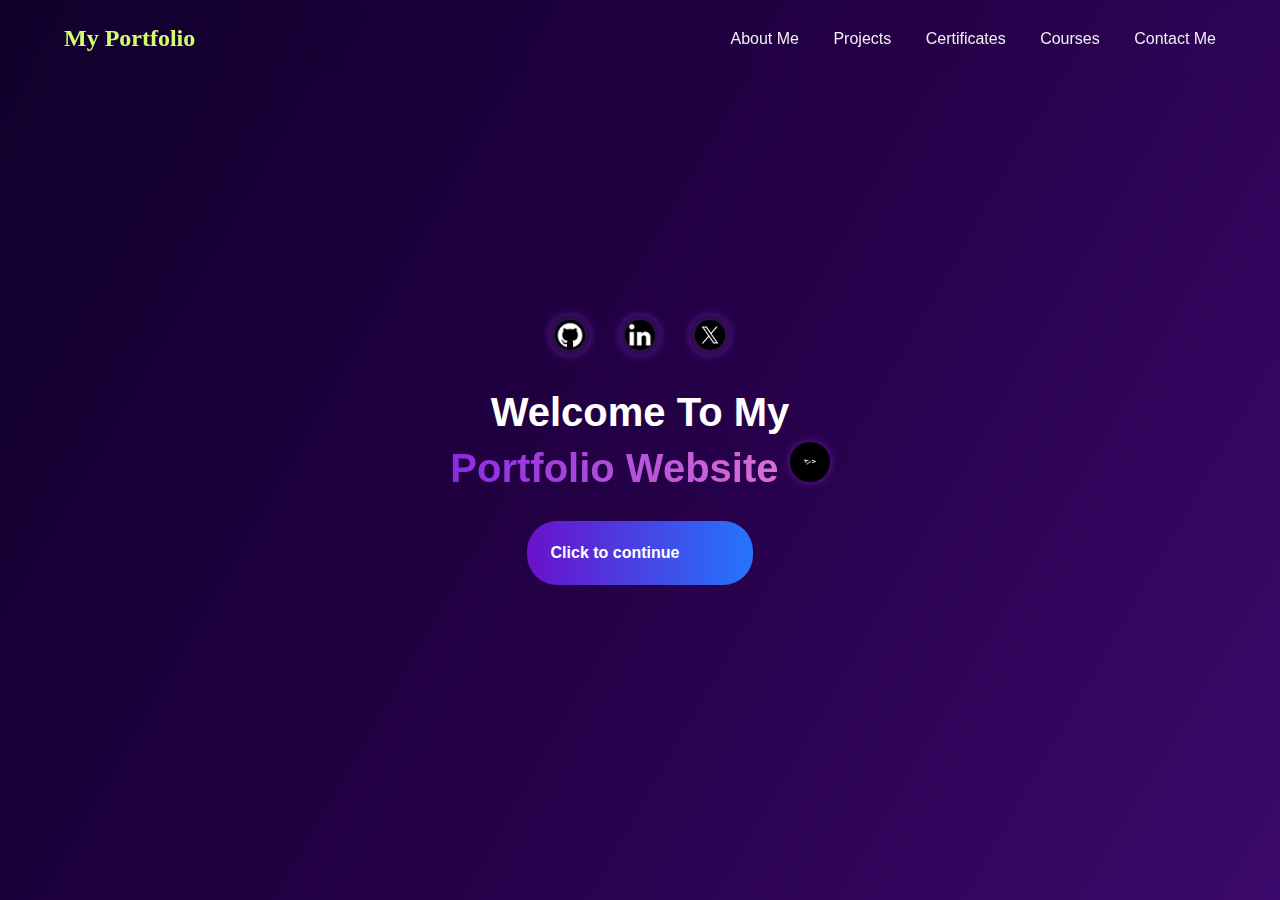
<file: index.html>
<!DOCTYPE html>
<html lang="en">
<head>
    <meta charset="UTF-8">
    <meta name="viewport" content="width=device-width, initial-scale=1.0">
    <title>Yamam's Portfolio</title>
    <link rel="stylesheet" href="./css/style.css">
    <link rel="preconnect" href="https://fonts.googleapis.com">
<link rel="preconnect" href="https://fonts.gstatic.com" crossorigin>
<link href="https://fonts.googleapis.com/css2?family=Lora:ital,wght@0,400..700;1,400..700&family=Noto+Serif+JP&display=swap" rel="stylesheet">
 <link rel="icon" type="image/png"  sizes = "32x32" href="./media/favicon.jpg">


 <style>
    /* Header */
    .header {
      display: flex;
      justify-content: space-between;
      align-items: center;
      padding: 20px 5%;
      /* background: rgba(30, 27, 38, 0.9); */
      position: fixed;
      width: 100%;
      top: 5px;
      z-index: 1000;
      backdrop-filter: blur(10px);
    }
    
    .logo {
      font-family: 'Fraunces', serif;
      font-size: 1.5rem;
      color: #d3fc72;
      text-decoration: none;
      font-weight: 700;
    }
    
    .navbar a {
      color: #f0f0f0;
      text-decoration: none;
      margin-left: 30px;
      font-size: 1rem;
      transition: color 0.3s;
      position: relative;
    }
    
    .navbar a::before {
      content: '';
      position: absolute;
      width: 0;
      height: 2px;
      bottom: -5px;
      left: 0;
      background-color: #d3fc72;
      transition: width 0.3s;
    }
    
    .navbar a:hover {
      color: #d3fc72;
    }
    
    .navbar a:hover::before {
      width: 100%;
    }
    
 </style>

</head>
<body>

    <header class="header">
            <a href="./index.html" class="logo">My Portfolio</a>
            <nav class='navbar'>
                <a href='./mainpage.html'>About Me</a>
                <a href='./projectsFinal.html#projects'>Projects</a>
                <a href='./projectsFinal.html#certificates'>Certificates</a>
                <a href='./projectsFinal.html#courses'>Courses</a>
                <a href='#'>Contact Me</a>

            </nav>

    </header>


    
  <div class="center-container">
    <div class="icons">
      <a href = "https://github.com/yma2929" target="_blank"><img src="./media/index/GitHub.jpg" alt="Code Icon"></a>
      <a href = "https://linkedin.com/in/yamam-alkhamesi-9b752a318" target="_blank"><img src="./media/index/linkedin.jpg" alt="User Icon"></a>
      <a href = "https://x.com/ceocoder5?s=21" target="_blank"><img src="./media/index/x.jpg" alt="GitHub Icon"></a>
    </div>
    <div class="icon">
    <h1><span>Welcome To My</span><br><span class="highlight">Portfolio Website</span>  <img src="./media/index/logo.jpg" alt="Logo" ></h1>
    </div>

    <a href="./mainpage.html" class="custom-button">
  Click to continue
  <img src="./media/index/nextbutton.jpg" alt="Next Button">
</a>
    
  </div>

    

</body>
</html>
</file>
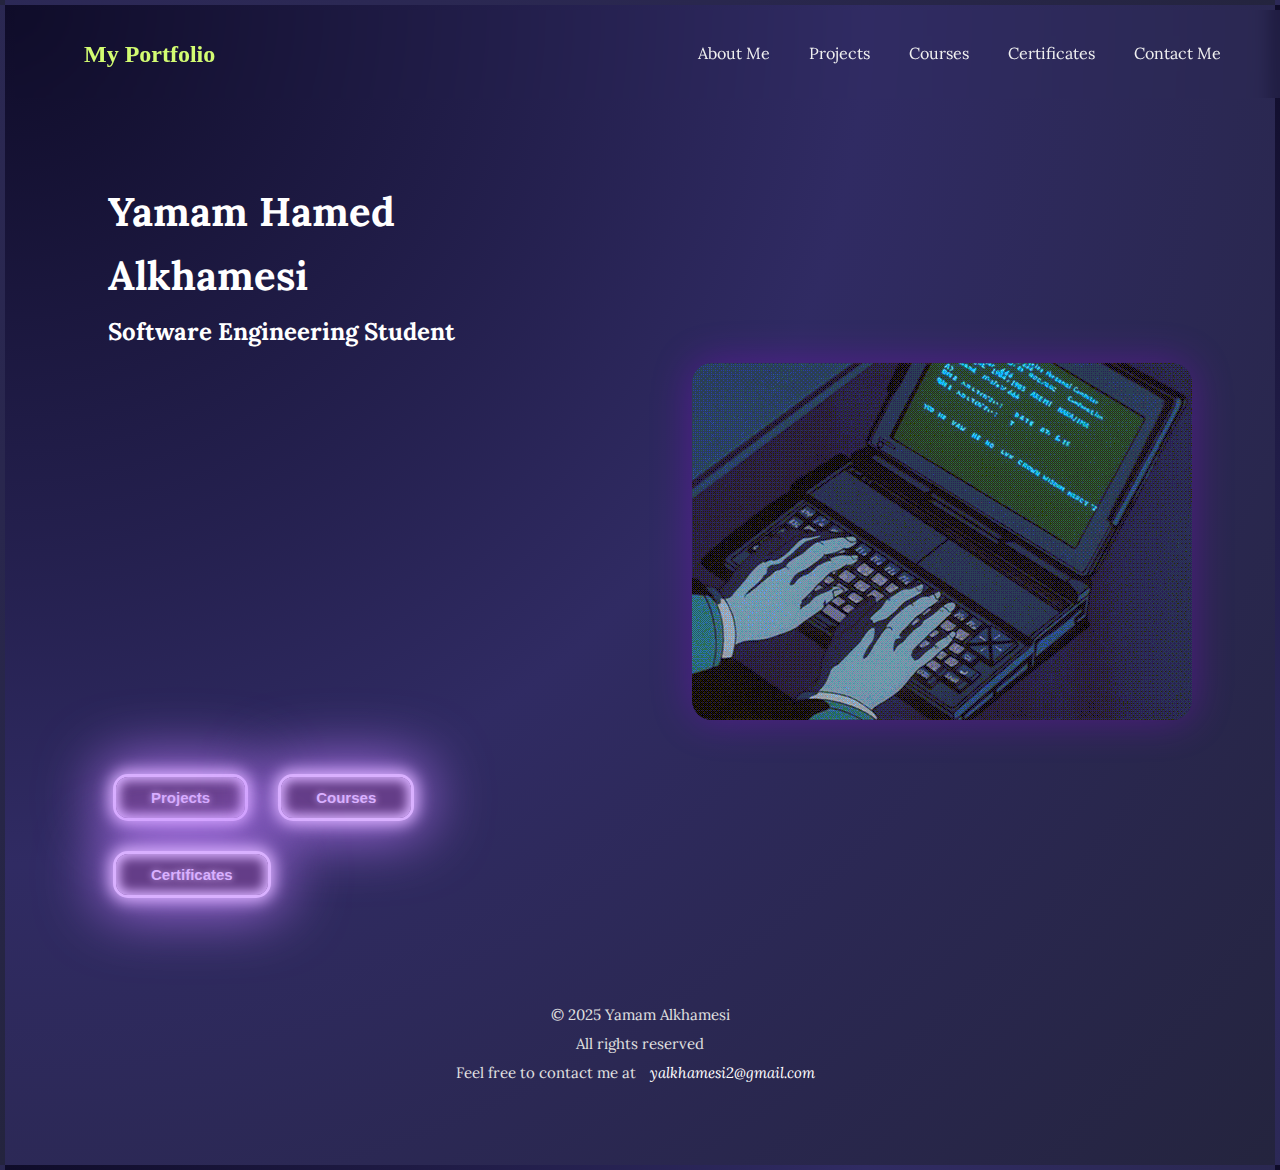
<file: mainpage.html>
<!DOCTYPE html>
<html lang="en">
<head>
    <meta charset="UTF-8">
    <meta name="viewport" content="width=device-width, initial-scale=1.0">
    <title>Yamam's Portfolio</title>
    <link rel="stylesheet" href="./css/mainpage.css">
    
    <link rel="preconnect" href="https://fonts.googleapis.com">
<link rel="preconnect" href="https://fonts.gstatic.com" crossorigin>
<link href="https://fonts.googleapis.com/css2?family=Lora:ital,wght@0,400..700;1,400..700&family=Noto+Serif+JP&display=swap" rel="stylesheet">
 <link rel="icon" type="image/png"  sizes = "32x32" href="./media/favicon.jpg">
</head>
<!-- <style>
    body{
        background-color: black;
    }
     button {
      --glow-color: rgb(217, 176, 255);
      --glow-spread-color: rgba(191, 123, 255, 0.781);
      --enhanced-glow-color: rgb(231, 206, 255);
      --btn-color: rgb(100, 61, 136);
      border: 0.25em solid var(--glow-color);
      padding: 1em 3em;
      color: var(--glow-color);
      font-size: 15px;
      font-weight: bold;
      cursor: pointer;
      background-color: var(--btn-color);
      border-radius: 1em;
      outline: none;
      box-shadow: 0 0 1em 0.25em var(--glow-color),
        0 0 4em 1em var(--glow-spread-color),
        inset 0 0 0.74em 0.25em var(--glow-color);
      text-shadow: 0 0 0.5em var(--glow-color);
      position: relative;
      transition: all 0.3s;
      
    }

    button a{
        text-decoration: none;
    }

    button::after {
      pointer-events: none;
      content: "";
      position: absolute;
      top: 120%;
      left: 0;
      height: 100%;
      width: 100%;
      background-color: var(--glow-spread-color);
      filter: blur(2em);
      opacity: 0.7;
      transform: perspective(1.5em) rotateX(35deg) scale(1, 0.6);
    }

    button:hover {
      color: var(--btn-color);
      background-color: var(--glow-color);
      box-shadow: 0 0 1em 0.25em var(--glow-color),
      0 0 4em 2em var(--glow-spread-color),
      inset 0 0 0.75em 0.25em var(--glow-color);
    }

    button:active {
      box-shadow: 0 0 0.6em 0.25em var(--glow-color),
      0 0 2.5em 2em var(--glow-spread-color),
      inset 0 0 0.5em 0.25em var(--glow-color);
    }
</style> -->
<body>

    <header class="header">
            <a href="./index.html" class="logo">My Portfolio</a>
            <nav class='navbar'>
                <a href='./mainpage.html'>About Me</a>
                <a href='./projectsFinal.html#projects'>Projects</a>
                <a href='./projectsFinal.html#courses'>Courses</a>
                <a href='./projectsFinal.html#certificates'>Certificates</a>
                <a href='#'>Contact Me</a>

            </nav>

    </header>
    <div class="container">

    <section class="overview" id="overview">
        <h1>Yamam Hamed Alkhamesi</h1>
        <h2>Software Engineering Student</h2>
        <p class="paragraph"> 
    
        <span style="--d: 0s;">As a passionate software engineering student,I am determined to apply my knowledge and skills that I have acquired to innovate, 
        address pressing issues, and make a significant contribution to the IT industry as a whole.
        </span>
        <span style="--d: .4s;">My primary objective is to continuously improve and grow, especially by utilizing artificial intelligence and other innovative technologies 
        to drive significant change.</span>
        <span style="--d: .6s;">I'm committed to developing solutions that improve people's lives, strengthen communities, and eventually benefit
        my nation through encouraging creativity, developing technology, and motivating the upcoming generation of engineers. I want to apply my 
        education and work on initiatives that will enable me to contribute and learn from outstanding people since I have a great desire to do
        something important.</span>
    </p>

        <div class="button">
            <button><a href='./projectsFinal.html#projects'>Projects</a></button>
            <button><a href='./projectsFinal.html#courses'>Courses</a></button>
            <button><a href='./projectsFinal.html#certificates'>Certificates</a></button>
        </div>

    </section>

    <div class="codingGif">
        <img src="./media/mainpage/gif.gif" alt="Animated GIF" >
    </div>



    
  <footer style="
    grid-area: footer;
    text-align: center;
    padding: 20px 0;
    color: #e0e0e0;
    font-size: 15px;">
           <p> &copy; 2025 Yamam Alkhamesi</p>
        <p>All rights reserved</p>
        <p> Feel free to contact me at  <em><a href="mailto:yalkhamesi2@gmail.com" style="text-decoration: none; color:white;">yalkhamesi2@gmail.com</a></em> </p>
    
    </footer>
</div>
</body>
</html>
</file>
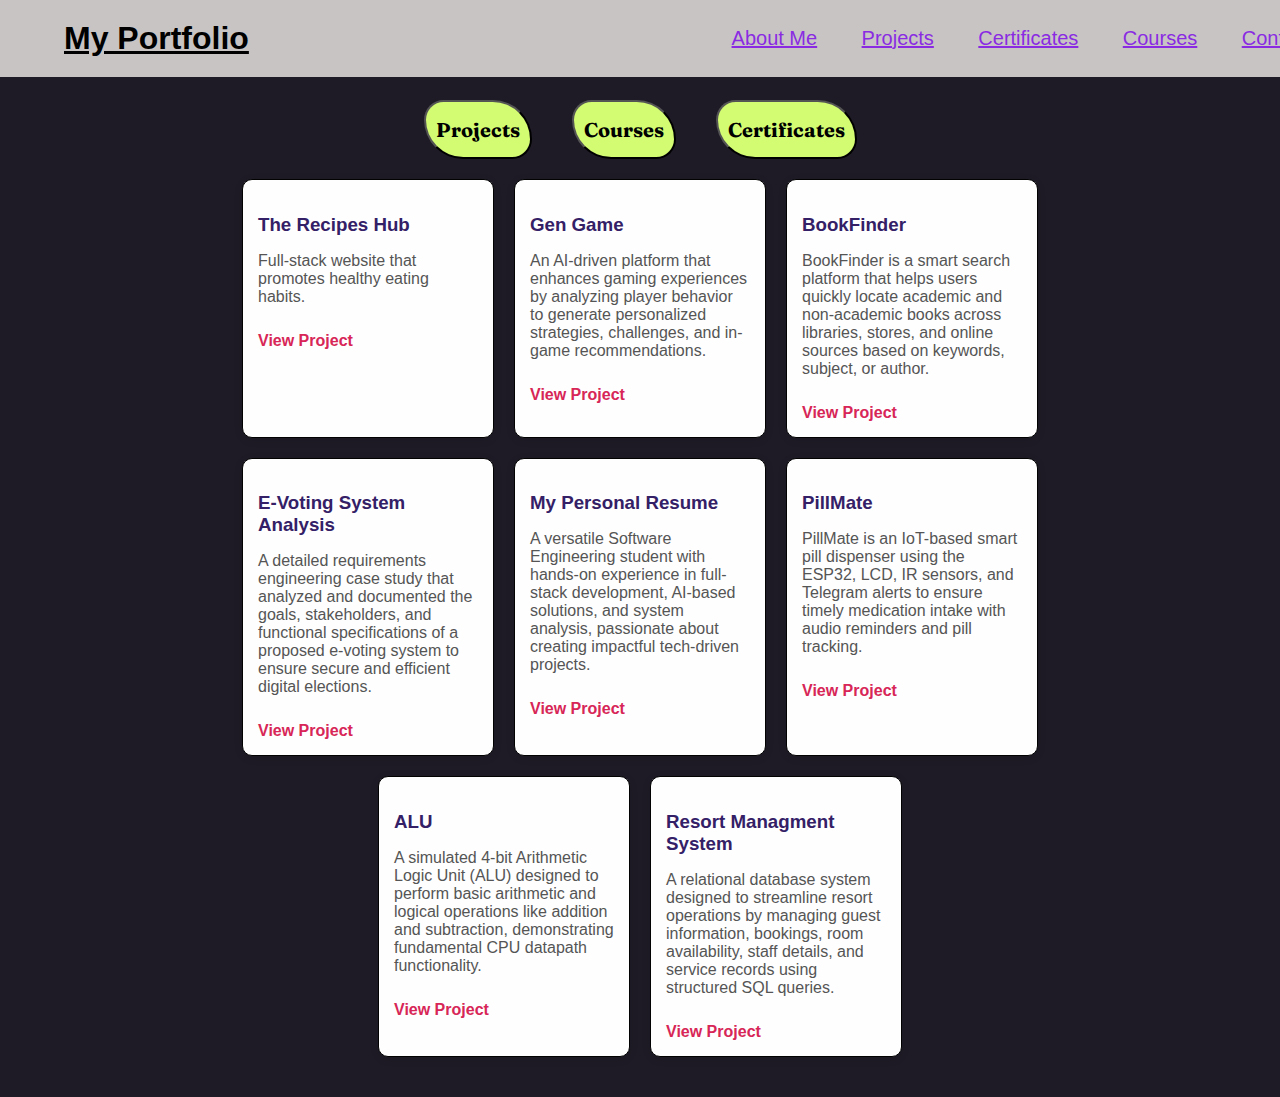
<file: projects.html>
<!-- <!DOCTYPE html>
<html lang="en">
<head>
    <meta charset="UTF-8">
    <meta name="viewport" content="width=device-width, initial-scale=1.0">
    <title>My Web Page</title>
</head>
<style>
  .card {
    position: relative;
    list-style: none;
    width: 220px;
    transition: transform 0.4s ease, box-shadow 0.4s ease;
}

.card:hover {
    transform: scale(1.05);
    box-shadow: 0 20px 30px rgba(0, 0, 0, 0.3);
}

.card-background {
    position: absolute;
    top: 0;
    left: 0;
    bottom: 0;
    right: 0;
    border-radius: 10px;
    background-size: 350px;
    background-position: center;
    transform-origin: bottom;
    transform: scale(1) translateZ(0);
    transition: transform 0.4s ease, background-size 0.4s ease;
}

.card:hover .card-background {
    transform: scale(1.15) translateZ(0);
    background-size: 250px;
}

.card-title, .card-description {
    transition: filter 0.4s ease, transform 0.4s ease;
}

.card-container:hover > .card:not(:hover) .card-background,
.card-container:hover > .card:not(:hover) .card-title {
    filter: brightness(0.5) saturate(0) contrast(1.2) blur(20px);
    transform: scale(0.95);
}

.card-container:hover > .card:not(:hover) {
    transform: scale(0.9);
    transition: transform 0.4s ease;
}

</style>
<body>

    <header class="header">
            <a href="#" class="logo">My Portfolio</a>
            <nav class='navbar'>
                <a href='#'>About Me</a>
                <a href='#'>Projects</a>
                <a href='#'>Certificates</a>
                <a href='#'>Courses</a>
                <a href='#'>Contact Me</a>

            </nav>

    </header>

    <section class="projects-container">
        <div class='project-cards'>

          <div class="card-container">
             <div class="card">
                 <div class="card-background" ></div>
                 <div class="content">
                     <h2 class="card-title">Project Title</h2>
                     <p class="card-description">This is a brief description of the project. It highlights the main features and technologies used.</p>
                     <a href="#" class="card-link">View Project</a>
                 </div>
         </div>
         </div>


       <div class="card-container">
                 <div class="card">
                 <div class="card-background" ></div>
                 <div class="content">
                     <h2 class="card-title">Project Title</h2>
                     <p class="card-description">This is a brief description of the project. It highlights the main features and technologies used.</p>
                     <a href="#" class="card-link">View Project</a>
                 </div>
        </div>
         </div> 
 </div>
    </section>



</body>
</html> -->

<!DOCTYPE html>
<html lang="en">
<head>
  <meta charset="UTF-8">
  <meta name="viewport" content="width=device-width, initial-scale=1">
  <title>Yamam's Portfolio</title>
  <link rel="preconnect" href="https://fonts.googleapis.com">
<link rel="preconnect" href="https://fonts.gstatic.com" crossorigin>
<link href="https://fonts.googleapis.com/css2?family=Fraunces:ital,opsz,wght@0,9..144,100..900;1,9..144,100..900&display=swap" rel="stylesheet">
<link rel="stylesheet" href="/css/projects.css">


    <link rel="preconnect" href="https://fonts.googleapis.com">
<link rel="preconnect" href="https://fonts.gstatic.com" crossorigin>
<link href="https://fonts.googleapis.com/css2?family=Lora:ital,wght@0,400..700;1,400..700&family=Noto+Serif+JP&display=swap" rel="stylesheet">
 <link rel="icon" type="image/png"  sizes = "32x32" href="./media/favicon.jpg">




    <script>
        function showTab(tabId) {
  const contents = document.querySelectorAll('.tab-content');
  const buttons = document.querySelectorAll('.tab-button');

  contents.forEach(content => {
    content.classList.remove('active');
  });

  buttons.forEach(btn => {
    btn.classList.remove('active');
  });

  document.getElementById(tabId).classList.add('active');
  event.target.classList.add('active');
}

    </script>
</head>
<body>

    <header class="header">
            <a href="./index.html" class="logo">My Portfolio</a>
            <nav class='navbar'>
                <a href='#'>About Me</a>
                <a href='#'>Projects</a>
                <a href='#'>Certificates</a>
                <a href='#'>Courses</a>
                <a href='#'>Contact Me</a>

            </nav>

    </header>

  <div class="container">

    <div class="tab-menu">
      <button class="tab-item active" onclick="showTab('projects')">Projects</button>
      <button class="tab-item" onclick="showTab('courses')">Courses</button>
      <button class="tab-item" onclick="showTab('certificates')">Certificates</button>
    </div>
<div class="tab-content active" id="projects">
      <div class="card">
        <h3>The Recipes Hub</h3>
        <p>Full-stack website that promotes healthy eating habits.</p>
        <a href="https://github.com/yma2929/The-recipes-hub" target="_blank" class="link">View Project</a>
      </div>
      <!-- <div class="card">
        <h3>TechLinker</h3>
        <p>TechLinker is an AI-powered platform that intelligently matches students with tech projects, competitions, and collaborators based on their skills, interests, and career goals.</p>
        <a href="#" target="_blank" class="link" >View Project</a>
      </div> -->

      <div class="card">
        <h3>Gen Game</h3>
        <p>An AI-driven platform that enhances gaming experiences by analyzing player behavior to generate personalized strategies, challenges, and in-game recommendations.</p>
        <a href="https://github.com/yma2929/Gen-game" target="_blank" class="link" >View Project</a>
      </div>

      <div class="card">
        <h3>BookFinder</h3>
        <p>BookFinder is a smart search platform that helps users quickly locate academic and non-academic books across libraries, stores, and online sources based on keywords, subject, or author.</p>
        <a href="https://github.com/yma2929/book-finder" target="_blank" class="link" >View Project</a>
      </div>

      <div class="card">
        <h3>E-Voting System Analysis</h3>
        <p>A detailed requirements engineering case study that analyzed and documented the goals, stakeholders, and functional specifications of a proposed e-voting system to ensure secure and efficient digital elections.</p>
        <a href="https://github.com/yma2929/E-voting-System-Analysis" target="_blank" class="link" >View Project</a>
      </div>

      <div class="card">
        <h3>My Personal Resume</h3>
        <p>A versatile Software Engineering student with hands-on experience in full-stack development, AI-based solutions, and system analysis, passionate about creating impactful tech-driven projects.</p>
        <a href="https://github.com/yma2929/My-Personal-Resume" target="_blank" class="link" >View Project</a>
      </div>

      <div class="card">
        <h3>PillMate</h3>
        <p>PillMate is an IoT-based smart pill dispenser using the ESP32, LCD, IR sensors, and Telegram alerts to ensure timely medication intake with audio reminders and pill tracking.</p>
        <a href="https://github.com/Rawnaa-19/Pill-Mate-Meds-on-Time" target="_blank" class="link" >View Project</a>
      </div>

      <div class="card">
        <h3>ALU</h3>
        <p>A simulated 4-bit Arithmetic Logic Unit (ALU) designed to perform basic arithmetic and logical operations like addition and subtraction, demonstrating fundamental CPU datapath functionality.</p>
        <a href="https://github.com/yma2929/ALU" target="_blank" class="link" >View Project</a>
      </div>

      <div class="card">
        <h3>Resort Managment System</h3>
        <p>A relational database system designed to streamline resort operations by managing guest information, bookings, room availability, staff details, and service records using structured SQL queries.</p>
        <a href="https://github.com/yma2929/Resort-Management-Database" target="_blank" class="link" >View Project</a>
      </div>


    </div>

    <div class="tab-content" id="courses">
      <div class="card">
        <h3>REC Camp | مشورة للبحث والابتكار </h3>
        <p>A hands-on educational camp where I collaborated with peers on real-world engineering and technology challenges, enhancing my problem-solving, teamwork, and technical skills through workshops, coding sessions, and project-based learning.</p>
      </div>
      <div class="card">
        <h3>Artificial Intelligence Fundamentals Guided Learning with Capstone | 2Q June 2025 |English</h3>
        <p>An introductory course by IBM that provided a comprehensive foundation in Artificial Intelligence concepts, including machine learning, neural networks, and AI ethics, with practical insights into real-world applications.</p>
      </div>
      <div class="card">
        <h3>UI/UX Design Camp | IEEE</h3>
        <p>A focused camp dedicated to user interface (UI) design, where I gained practical skills in creating visually appealing and functional digital interfaces through layout design, color theory, and typography.</p>
      </div>
      <div class="card">
        <h3>Introduction to Image Generating using AI |SDC| المجتمع السعودي للمطورين</h3>
        <p>An introductory course exploring AI-powered image generation techniques, where I learned how to create visuals using models like DALL·E by crafting effective prompts and understanding the fundamentals of generative AI.</p>
      </div>
    </div>

    <div class="tab-content" id="certificates">
      <div class="card">
        <h3>Artificial Intelligence Fundamentals Guided Learning with Capstone | 2Q June 2025 |English</h3>
        <a href="#" target="_blank" class="link">View Certificate</a>
      </div>
      <div class="card">
        <h3>Introduction to Image Generating using AI |SDC| المجتمع السعودي للمطورين</h3>
        <a href="#" target="_blank" class="link">View Certificate</a>
      </div>
      <div class="card">
        <h3>SKAI Hackthon | SADAIA & TUWAIQ ACADEMY</h3>
        <a href="#" target="_blank" class="link">View Certificate</a>
      </div>
      <div class="card">
        <h3>Digital UJ Transformation Hachathon | University of Jeddah</h3>
        <a href="#" target="_blank" class="link">View Certificate</a>
      </div>
    </div> 

  </div>
</body>
</html>
</file>
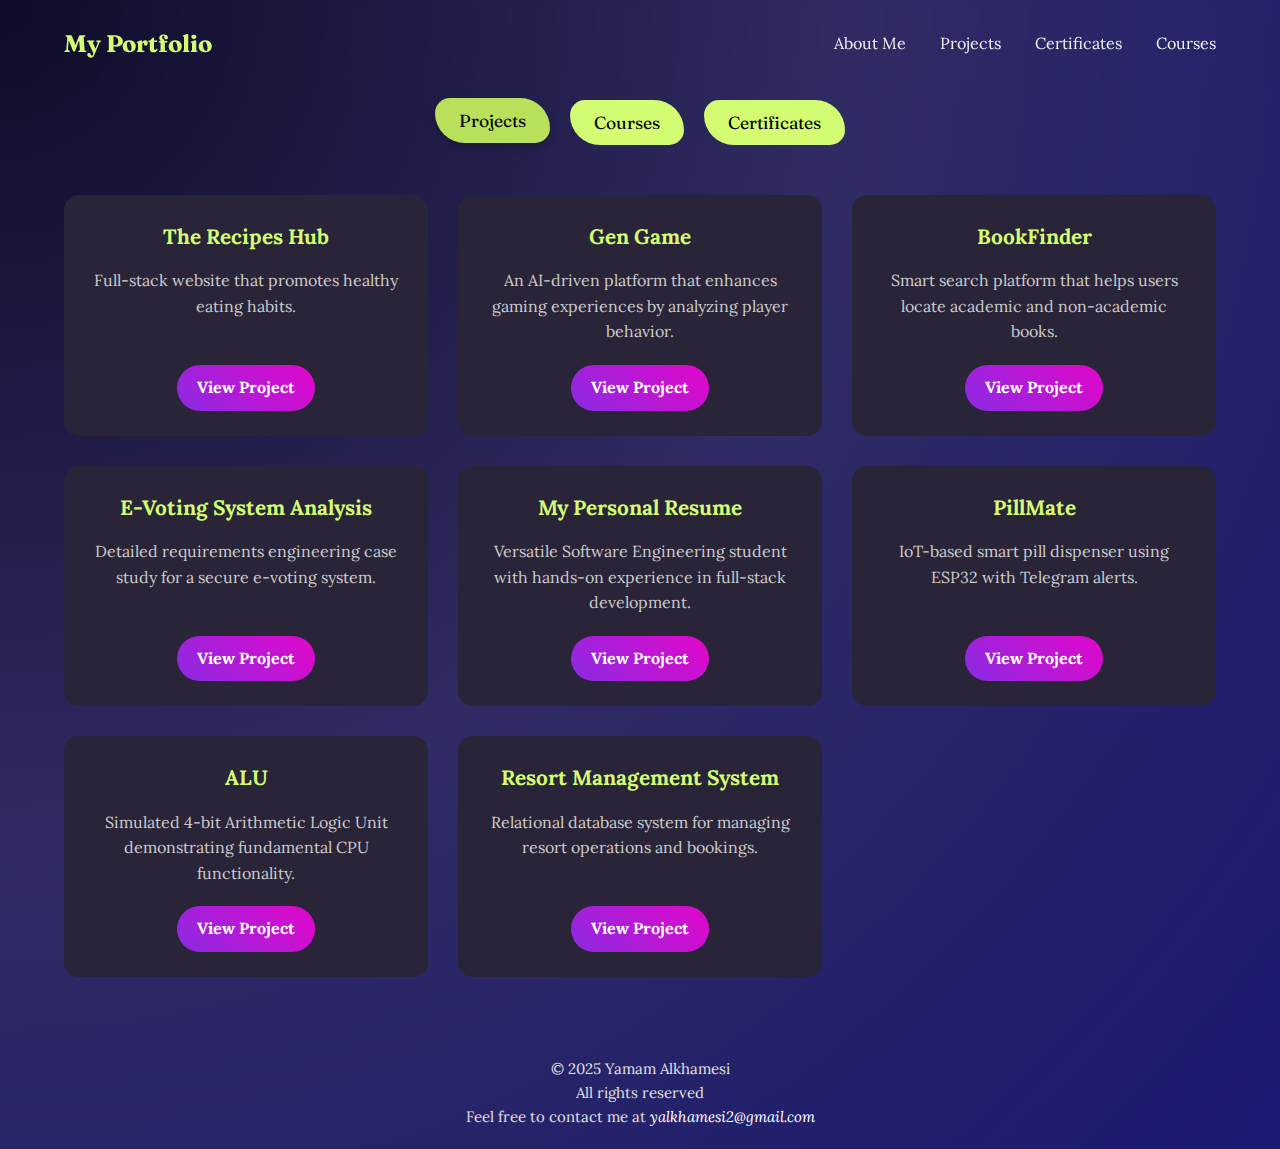
<file: projectsFinal.html>
<!DOCTYPE html>
<html lang="en">
<head>
  <meta charset="UTF-8">
  <meta name="viewport" content="width=device-width, initial-scale=1.0">
  <title>Yamam's Portfolio</title>
  <link rel="preconnect" href="https://fonts.googleapis.com">
  <link rel="preconnect" href="https://fonts.gstatic.com" crossorigin>
  <link href="https://fonts.googleapis.com/css2?family=Fraunces:ital,opsz,wght@0,9..144,100..900;1,9..144,100..900&family=Lora:ital,wght@0,400..700;1,400..700&display=swap" rel="stylesheet">
  <link rel="icon" type="image/png" sizes="32x32" href="media/favicon.jpg">
  <style>
    /* Base Styles */
    * {
      margin: 0;
      padding: 0;
      box-sizing: border-box;
    }
    
    body {
      font-family: 'Lora', serif;
      /* background: #1e1b26; */
      background: radial-gradient(circle at top left, #0f0c29, #302b63, #191972);
      color: #f0f0f0;
      line-height: 1.6;
    }
    
    /* Header */
    .header {
      display: flex;
      justify-content: space-between;
      align-items: center;
      padding: 20px 5%;
      /* background: rgba(30, 27, 38, 0.9); */
      position: fixed;
      width: 100%;
      top: 5px;
      z-index: 1000;
      backdrop-filter: blur(10px);
    }
    
    .logo {
      font-family: 'Fraunces', serif;
      font-size: 1.5rem;
      color: #d3fc72;
      text-decoration: none;
      font-weight: 700;
    }
    
    .navbar a {
      color: #f0f0f0;
      text-decoration: none;
      margin-left: 30px;
      font-size: 1rem;
      transition: color 0.3s;
      position: relative;
    }
    
    .navbar a::before {
      content: '';
      position: absolute;
      width: 0;
      height: 2px;
      bottom: -5px;
      left: 0;
      background-color: #d3fc72;
      transition: width 0.3s;
    }
    
    .navbar a:hover {
      color: #d3fc72;
    }
    
    .navbar a:hover::before {
      width: 100%;
    }
    
    /* Main Container */
    .container {
      width: 90%;
      max-width: 1200px;
      margin: 100px auto 40px;
    }
    
    /* Tab System */
    .tab-menu {
      display: flex;
      justify-content: center;
      gap: 20px;
      margin: 60px 0 30px;
    }
    
    .tab-item {
      font-family: 'Fraunces', serif;
      font-size: 1.1rem;
      padding: 12px 24px;
      background: #d3fc72;
      color: #000;
      border: none;
      border-radius: 30px 60px;
      cursor: pointer;
      transition: all 0.3s ease;
    }
    
    .tab-item:hover, .tab-item.active {
      background: #b8e05a;
      transform: translateY(-2px);
      box-shadow: 0 4px 8px rgba(0,0,0,0.2);
    }
    
    /* Content Sections */
    .tab-content {
      display: none;
    }
    
    .tab-content.active {
      display: grid;
      grid-template-columns: repeat(auto-fill, minmax(300px, 1fr));
      gap: 30px;
      padding: 20px 0;
    }
    
    /* Card Styles */
    .card {
      background: #2a2438;
      border-radius: 15px;
      padding: 25px;
      transition: all 0.3s ease;
      display: flex;
      flex-direction: column;
      height: 100%;
    }
    
    /* Project Cards */
    #projects .card {
      justify-content: space-between;
      text-align: center; /* Center text in projects */
    }
    
    #projects .card h3 {
      color: #d3fc72;
      font-size: 1.3rem;
      margin-bottom: 15px;
      text-align: center; /* Specifically center the title */
    }
    
    #projects .card:hover {
      transform: translateY(-10px);
      box-shadow: 0 10px 20px rgba(0,0,0,0.3);
    }
    
    #projects .card p {
      color: #ccc;
      margin-bottom: 20px;
      flex-grow: 1;
    }
    
    /* Course Cards with Animation */
    #courses .card {
      position: relative;
      overflow: hidden;
      box-shadow: 0 5px 15px rgba(0,0,0,0.3);
      transition: all 0.5s ease;
    }
    
    #courses .card:hover {
      transform: translateY(-5px);
      box-shadow: 0 15px 30px rgba(138, 43, 226, 0.4);
    }
    
    #courses .card::before {
      content: '';
      position: absolute;
      top: 0;
      left: -100%;
      width: 100%;
      height: 100%;
      background: linear-gradient(90deg, transparent, rgba(138, 43, 226, 0.1), transparent);
      transition: 0.5s;
    }
    
    #courses .card:hover::before {
      left: 100%;
    }
    
    #courses .card h3 {
      color: #d3fc72;
      font-size: 1.2rem;
      margin-bottom: 15px;
    }
    
    #courses .card p {
      color: #ccc;
      flex-grow: 1;
    }
    
    /* Certificate Cards */
    #certificates .card {
      perspective: 1200px;
      padding: 0;
      height: 400px;
    }
    
    #certificates .flip-inner {
      position: relative;
      width: 100%;
      height: 100%;
      transition: transform 0.8s;
      transform-style: preserve-3d;
      border-radius: 15px;
    }
    
    #certificates .card:hover .flip-inner {
      transform: rotateY(180deg);
    }
    
    #certificates .front, 
    #certificates .back {
      position: absolute;
      width: 100%;
      height: 100%;
      backface-visibility: hidden;
      border-radius: 15px;
      display: flex;
      flex-direction: column;
      justify-content: center; /* Center vertically */
      align-items: center; /* Center horizontally */
      padding: 25px;
      box-sizing: border-box;
      text-align: center; /* Center text */
    }
    
    #certificates .front {
      background: #2a2438;
      color: white;
    }
    
    #certificates .front h3 {
      font-size: 1.4rem; /* Larger font size */
      margin-bottom: 15px;
      color: #d3fc72;
    }
    
    #certificates .front p {
      font-size: 1.1rem; /* Larger font size */
      margin-bottom: 20px;
    }
    
    #certificates .back {
      background: #000;
      transform: rotateY(180deg);
    }
    
    #certificates .back img {
      width: 100%;
      height: 100%;
      object-fit: cover;
      border-radius: 15px;
    }
    
    /* Link Button */
    .link {
      display: inline-block;
      padding: 10px 20px;
      background: linear-gradient(45deg, #8a2be2, #e306ca);
      color: white;
      border-radius: 25px;
      text-decoration: none;
      font-weight: bold;
      transition: all 0.3s ease;
      text-align: center;
      margin-top: auto;
      align-self: center; /* Center the button */
    }
    
    .link:hover {
      transform: translateY(-2px);
      box-shadow: 0 4px 10px rgba(138, 43, 226, 0.4);
    }
    
    /* Responsive Design */
    @media (max-width: 768px) {
      .header {
        flex-direction: column;
        padding: 15px;
      }
      
      .navbar {
        margin-top: 15px;
        display: flex;
        flex-wrap: wrap;
        justify-content: center;
      }
      
      .navbar a {
        margin: 0 10px 10px;
      }
      
      .tab-menu {
        flex-direction: column;
        align-items: center;
        gap: 10px;
      }
      
      .tab-item {
        width: 80%;
        margin-bottom: 10px;
      }
      
      .tab-content.active {
        grid-template-columns: 1fr;
      }
      
      .container {
        margin-top: 140px;
      }
      
      /* Adjust font sizes for mobile */
      #certificates .front h3 {
        font-size: 1.2rem;
      }
      
      #certificates .front p {
        font-size: 1rem;
      }
    }
  </style>
</head>
<body>
  <header class="header">
            <a href="./index.html" class="logo">My Portfolio</a>
            <nav class='navbar'>
                <a href='mainpage.html'>About Me</a>
                <a href='./projectsFinal.html#projects'>Projects</a>
                <a href='./projectsFinal.html#certificates'>Certificates</a>
                <a href='./projectsFinal.html#courses'>Courses</a>
                

            </nav>

    </header>

  <div class="container">
    <div class="tab-menu">
      <button class="tab-item active" onclick="showTab('projects')">Projects</button>
      <button class="tab-item" onclick="showTab('courses')">Courses</button>
      <button class="tab-item" onclick="showTab('certificates')">Certificates</button>
    </div>

    <!-- Projects Section -->
    <div class="tab-content active" id="projects">
      <div class="card">
        <h3>The Recipes Hub</h3>
        <p>Full-stack website that promotes healthy eating habits.</p>
        <a href="https://github.com/yma2929/The-recipes-hub" target="_blank" class="link">View Project</a>
      </div>

      <div class="card">
        <h3>Gen Game</h3>
        <p>An AI-driven platform that enhances gaming experiences by analyzing player behavior.</p>
        <a href="https://github.com/yma2929/Gen-game" target="_blank" class="link">View Project</a>
      </div>

      <div class="card">
        <h3>BookFinder</h3>
        <p>Smart search platform that helps users locate academic and non-academic books.</p>
        <a href="https://github.com/yma2929/book-finder" target="_blank" class="link">View Project</a>
      </div>

      <div class="card">
        <h3>E-Voting System Analysis</h3>
        <p>Detailed requirements engineering case study for a secure e-voting system.</p>
        <a href="https://github.com/yma2929/E-voting-System-Analysis" target="_blank" class="link">View Project</a>
      </div>

      <div class="card">
        <h3>My Personal Resume</h3>
        <p>Versatile Software Engineering student with hands-on experience in full-stack development.</p>
        <a href="https://github.com/yma2929/My-Personal-Resume" target="_blank" class="link">View Project</a>
      </div>

      <div class="card">
        <h3>PillMate</h3>
        <p>IoT-based smart pill dispenser using ESP32 with Telegram alerts.</p>
        <a href="https://github.com/Rawnaa-19/Pill-Mate-Meds-on-Time" target="_blank" class="link">View Project</a>
      </div>

      <div class="card">
        <h3>ALU</h3>
        <p>Simulated 4-bit Arithmetic Logic Unit demonstrating fundamental CPU functionality.</p>
        <a href="https://github.com/yma2929/ALU" target="_blank" class="link">View Project</a>
      </div>

      <div class="card">
        <h3>Resort Management System</h3>
        <p>Relational database system for managing resort operations and bookings.</p>
        <a href="https://github.com/yma2929/Resort-Management-Database" target="_blank" class="link">View Project</a>
      </div>
    </div>

    <!-- Courses Section -->
    <div class="tab-content" id="courses">
      <div class="card">
        <h3>REC Camp | مشورة للبحث والابتكار</h3>
        <p>Hands-on educational camp collaborating on real-world engineering challenges, enhancing problem-solving and technical skills.</p>
      </div>

      <div class="card">
        <h3>Artificial Intelligence Fundamentals</h3>
        <p>IBM course covering machine learning, neural networks, and AI ethics with practical applications.</p>
      </div>

      <div class="card">
        <h3>UI/UX Design Camp | IEEE</h3>
        <p>Focused camp for creating visually appealing and functional digital interfaces.</p>
      </div>

      <div class="card">
        <h3>Image Generating using AI</h3>
        <p>Exploring AI-powered image generation techniques with models like DALL·E.</p>
      </div>
    </div>

    <!-- Certificates Section -->
    <div class="tab-content" id="certificates">
      
      <div class="card">
        <div class="flip-inner">
          <div class="front">
            <h3>Artificial Intelligence Fundamentals</h3>
            <p>IBM | June 2025</p>
          </div>
          <div class="back">
            <img src="media/cert/ibm.png" alt="IBM AI Certificate">
          </div>
        </div>
      </div>

      <div class="card">
        <div class="flip-inner">
          <div class="front">
            <h3>Image Generating using AI</h3>
            <p>SDC | السعودي للمطورين</p>
          </div>
          <div class="back">
            <img src="media/cert/aigen.jpg" alt="AI Image Generation Certificate">
          </div>
        </div>
      </div>

      <div class="card">
        <div class="flip-inner">
          <div class="front">
            <h3>SKAI Hackathon</h3>
            <p>SADAIA & TUWAIQ ACADEMY</p>
          </div>
          <div class="back">
            <img src="media/cert/skai.jpg" alt="SKAI Hackathon Certificate">
          </div>
        </div>
      </div>

      <div class="card">
        <div class="flip-inner">
          <div class="front">
            <h3>Digital UJ Transformation Hackathon</h3>
            <p>University of Jeddah</p>
          </div>
          <div class="back">
            <img src="media/cert/hackthon.jpg" alt="UJ Hackathon Certificate">
          </div>
        </div>
      </div>
    </div>
  </div>

  <footer style="
    grid-area: footer;
    text-align: center;
    padding: 20px 0;
    color: #e0e0e0;
    font-size: 15px;">
           <p> &copy; 2025 Yamam Alkhamesi</p>
        <p>All rights reserved</p>
        <p> Feel free to contact me at  <em><a href="mailto:yalkhamesi2@gmail.com" style="text-decoration: none; color:white;">yalkhamesi2@gmail.com</a></em> </p>
    
    </footer>

  <script>
    function showTab(tabId) {
      // Hide all tabs
      document.querySelectorAll('.tab-content').forEach(tab => {
        tab.classList.remove('active');
      });
      
      // Deactivate all buttons
      document.querySelectorAll('.tab-item').forEach(btn => {
        btn.classList.remove('active');
      });
      
      // Activate selected tab
      document.getElementById(tabId).classList.add('active');
      event.currentTarget.classList.add('active');
    }

    // Highlight current nav link
    document.querySelectorAll('.navbar a').forEach(link => {
      link.addEventListener('click', function(e) {
        e.preventDefault();
        document.querySelectorAll('.navbar a').forEach(el => el.classList.remove('active'));
        this.classList.add('active');
      });
    });

    
  </script>
</body>
</html>
</file>
<file: css/style.css>
*{
    padding:10px;
    margin:10px;
}/* Header */
    .header {
      display: flex;
      justify-content: space-between;
      align-items: center;
      padding: 20px 5%;
      /* background: rgba(30, 27, 38, 0.9); */
      position: fixed;
      width: 100%;
      top: 5px;
      z-index: 1000;
      backdrop-filter: blur(10px);
    }
    
    .logo {
      font-family: 'Fraunces', serif;
      font-size: 1.5rem;
      color: #d3fc72;
      text-decoration: none;
      font-weight: 700;
    }
    
    .navbar a {
      color: #f0f0f0;
      text-decoration: none;
      margin-left: 30px;
      font-size: 1rem;
      transition: color 0.3s;
      position: relative;
    }
    
    .navbar a::before {
      content: '';
      position: absolute;
      width: 0;
      height: 2px;
      bottom: -5px;
      left: 0;
      background-color: #d3fc72;
      transition: width 0.3s;
    }
    
    .navbar a:hover {
      color: #d3fc72;
    }
    
    .navbar a:hover::before {
      width: 100%;
    }
    



* {
  margin: 0;
  padding: 0;
  box-sizing: border-box;
  font-family: 'Segoe UI', Tahoma, Geneva, Verdana, sans-serif;
}

body {
  height: 100vh;
  display: flex;
  justify-content: center;
  align-items: center;
  background: linear-gradient(120deg, #10002b, #240046, #3c096c);
  color: white;
  text-align: center;
}

.center-container {
  display: flex;
  flex-direction: column;
  align-items: center;
  gap: 25px;
}

.icons {
  display: flex;
  gap: 30px;
}
.icon img{
    width: 40px;
  height: 40px;
  padding: 0 px;
  background: rgba(255, 255, 255, 0.05);
  border-radius: 50%;
  box-shadow: 0 0 10px rgba(138, 43, 226, 0.6);
  transition: transform 0.3s;
}

.icons img {
  width: 40px;
  height: 40px;
  padding: 5px;
  background: rgba(255, 255, 255, 0.05);
  border-radius: 50%;
  box-shadow: 0 0 10px rgba(138, 43, 226, 0.6);
  transition: transform 0.3s;
}

.icons img:hover {
  transform: scale(1.1);
  box-shadow: 0 0 20px rgba(173, 51, 255, 0.8);
}

h1 {
  font-size: 2.5rem;
  font-weight: bold;
  line-height: 1.4;
}

h1 .highlight {
  background: linear-gradient(to right, #8a2be2, #da70d6);
  -webkit-background-clip: text;
  -webkit-text-fill-color: transparent;
}

.link {
  font-size: 1.1rem;
  color: #a987e7;
  display: flex;
  align-items: center;
  gap: 10px;
  opacity: 0.8;
}

.link img {
  width: 30px;
  height: 20px;
}

.custom-button {
  display: inline-flex;
  align-items: center;
  justify-content: center;
  gap: 10px;
  padding: 12px 24px;
  background: linear-gradient(90deg, #6a11cb 0%, #2575fc 100%);
  color: white;
  font-weight: bold;
  font-size: 1rem;
  border: none;
  border-radius: 30px;
  cursor: pointer;
  text-decoration: none;
  position: relative;
  overflow: hidden;
  transition: background 0.3s, transform 0.2s;
}

.custom-button img {
  width: 40px;
  height: 40px;
  opacity: 0;
  transition: opacity 0.3s ease, transform 0.3s ease;
  border-radius: 20px;
}

.custom-button:hover img {
  opacity: 1;
  transform: translateX(5px);
}

.custom-button:hover {
  transform: scale(1.05);
}
</file>
<file: css/mainpage.css>
/* *{
    padding:10px;
    margin:10px;
}
.header{
    position: fixed;
    top:0;
    left:0;
    width: 100%;
    padding: 20px 5%;
    display:flex;
    justify-content: space-between;
    align-items: center;
    z-index: 100;
}
.logo{
    font-size: 32px;
    font-weight: 600;
    color:rgb(252, 252, 253);
    font-weight: 500;
    margin-left: 40px;
    text-decoration: none;
    font-family: 'Lora', serif;


}
.navbar a{
    position:relative;
    font-size: 20px;
    color:rgb(252, 252, 253);
    font-weight: 600;
    margin-left: 40px;
    text-decoration: none;
    font-family: 'Noto Serif JP', serif;

}

.navbar a::before{
    content: '';
    position: absolute;
    width: 0;
    height: 2px;
    top:100%;
    left:0;
    background-color: rgb(124, 122, 126);
    transition: .3s;
}

.navbar a:hover::before{
    
    width: 100%;
    
}





.paragraph span{
    display: block;
    opacity:0;
    animation: reveal 0.5s forwards var(--d);
}
@keyframes reveal {
    from{
        transform: translateY(20px);
    }
    to{
        opacity: 1;
        transform: none;
    }
    
} */


/* Reset + Font Base */
* {
  padding: 0px;
  margin: 5px;
  box-sizing: border-box;
}

body {
  background: radial-gradient(circle at top left, #0f0c29, #302b63, #24243e);
  color: #fff;
  font-family: 'Lora', serif;
  line-height: 1.6;
  overflow-x: hidden;
}
h1{
    font-size: 40px;;
}
h3{
    font-size: 30px;
}
p{
    font-size: 24px;
}
/* Header */
    .header {
      display: flex;
      justify-content: space-between;
      align-items: center;
      padding: 20px 5%;
      /* background: rgba(30, 27, 38, 0.9); */
      position: fixed;
      width: 100%;
      top: 5px;
      z-index: 1000;
      backdrop-filter: blur(10px);
    }
    
    .logo {
      font-family: 'Fraunces', serif;
      font-size: 1.5rem;
      color: #d3fc72;
      text-decoration: none;
      font-weight: 700;
    }
    
    .navbar a {
      color: #f0f0f0;
      text-decoration: none;
      margin-left: 30px;
      font-size: 1rem;
      transition: color 0.3s;
      position: relative;
    }
    
    .navbar a::before {
      content: '';
      position: absolute;
      width: 0;
      height: 2px;
      bottom: -5px;
      left: 0;
      background-color: #d3fc72;
      transition: width 0.3s;
    }
    
    .navbar a:hover {
      color: #d3fc72;
    }
    
    .navbar a:hover::before {
      width: 100%;
    }
    

.container{
    display:grid;
    grid-template-areas: "overview codingGif"
    "footer footer";
  grid-template-columns: 1fr 1fr;
  align-items: center;
  padding: 120px 5% 40px 5%;
  gap: 40px;
}
footer{
    grid-area: footer;
    text-align: center;
    padding: 20px 0;
    color: #e0e0e0;
    
}
footer p{
    font-size: 15px;
}
.overview{
    grid-area: overview;
    max-width: 100%;
    margin-top:20px;
  padding: 20px;
  text-align: left;
}
.codingGif{
    grid-area: codingGif;
    margin-top:20px;
  display: flex;
  justify-content: right;
  align-items: right;
  /* padding: 120px 5% 40px 5%; */

}
/* Layout: Text Left / GIF Right */
/* .overview {
  max-width: 50%;
  padding: 120px 5% 40px 5%;
  flex: 1;
  
}  */


.codingGif img {
  max-width: 100%;
  height: auto;
  border-radius: 20px;
  box-shadow: 0 0 40px rgba(170, 0, 255, 0.3);
}

/* 
.codingGif img {
  max-width: 90%;
  height: auto;
  border-radius: 20px;
  box-shadow: 0 0 40px rgba(170, 0, 255, 0.3);
} */

/* Flex container for main content */
body {
  display: flex;
  flex-direction: column;
}

main {
  display: flex;
  justify-content: space-between;
  align-items: flex-start;
  margin-top: 80px;
  flex-wrap: wrap;
}

/* Paragraph animation */
.paragraph span {
  display: block;
  opacity: 0;
  animation: reveal 0.6s forwards var(--d);
  margin-bottom: 12px;
  font-size: 1rem;
  color: #e0e0e0;
}

@keyframes reveal {
  from {
    transform: translateY(20px);
  }
  to {
    opacity: 1;
    transform: none;
  }
}

/* Glowing Buttons */
.button {
  margin-top: 30px;
  display: flex;
  gap: 20px;
  flex-wrap: wrap;
}

button {
  --glow-color: rgb(217, 176, 255);
  --glow-spread-color: rgba(191, 123, 255, 0.781);
  --enhanced-glow-color: rgb(231, 206, 255);
  --btn-color: rgb(100, 61, 136);
  border: 0.25em solid var(--glow-color);
  padding: 0.8em 2em;
  color: var(--glow-color);
  font-size: 15px;
  font-weight: bold;
  background-color: var(--btn-color);
  border-radius: 1em;
  cursor: pointer;
  outline: none;
  box-shadow: 0 0 1em 0.25em var(--glow-color),
              0 0 4em 1em var(--glow-spread-color),
              inset 0 0 0.74em 0.25em var(--glow-color);
  text-shadow: 0 0 0.5em var(--glow-color);
  position: relative;
  transition: all 0.3s ease;
}

button:hover {
  color: var(--btn-color);
  background-color: var(--glow-color);
  box-shadow: 0 0 1em 0.25em var(--glow-color),
              0 0 4em 2em var(--glow-spread-color),
              inset 0 0 0.75em 0.25em var(--glow-color);
}

button:active {
  box-shadow: 0 0 0.6em 0.25em var(--glow-color),
              0 0 2.5em 2em var(--glow-spread-color),
              inset 0 0 0.5em 0.25em var(--glow-color);
}

button a {
  text-decoration: none;
  color: inherit;
}

/* Responsive Design */
@media (max-width: 992px) {
  main {
    flex-direction: column;
    align-items: center;
    text-align: center;
  }

  .overview,
  .image {
    padding: 80px 5%;
  }

  .button {
    justify-content: center;
  }
}
</file>
<file: css/projects.css>
body {
  font-family: Arial, sans-serif;
  background: #1e1b26;
  margin: 0;
  padding: 0;
}


.header{
    position: fixed;
    top:0;
    left:0;
    width: 100%;
    padding: 20px 5%;
    background-color: #c8c4c4;
    display:flex;
    justify-content: space-between;
    align-items: center;
    z-index: 100;
}
.logo{
    font-size: 32px;
    color: black;
    font-weight: 600;
}
.navbar a{
    position:relative;
    font-size: 20px;
    color:blueviolet;
    font-weight: 500;
    margin-left: 40px;

}

.navbar a::before{
    content: '';
    position: absolute;
    width: 0;
    height: 2px;
    top:100%;
    left:0;
    background-color: rgb(124, 122, 126);
    transition: .3s;
}

.navbar a:hover::before{
    
    width: 100%;
    
}


.container {
  width: 90%;
  max-width: 900px;
  margin: 40px auto;
  text-align: center;
}

h1 {
  color: #333;
}


.tab-content {
  display: none;
  margin-top: 20px;
}

.tab-content.active {
  display: flex;
  flex-wrap: wrap;
  gap: 20px;
  justify-content: center;
}

.card {
  background: #fefefe;
  border: 1px solid #020202;
  border-radius: 10px;
  padding: 15px;
  width: 250px;
  text-align: left;
  box-shadow: 0 2px 8px rgba(0,0,0,0.1);
}

.card h3 {
  color: #342066;
  margin-bottom: 10px;
  
}

.card p {
  color: #555;
}

.card a {
  display: inline-block;
  margin-top: 10px;
color:#d72657;
  text-decoration: none;
  font-weight: bold;
}




.tab-menu {
  display: flex;
  justify-content: center;
  gap: 40px;
  margin-top: 100px;
}

.tab-item {
  position: relative;
  font-size: 20px;
  font-weight: bold;
  cursor: pointer;
  padding: 15px 10px;
  color: #000000;
  background-color: #d3fc72;
  border-radius: 30px 60px;
  font-family:"Fraunces";

}

.tab-item::before,
.tab-item::after {
  content: "";
  position: absolute;
  width: 0%;
  height: 2px;
  background-color: #f8f8f8;
  transition: 0.4s ease;
}

.tab-item::before {
  top: 0;
  left: 0;
}

.tab-item::after {
  bottom: 0;
  right: 0;
  left: auto;
}

.tab-item:hover::before {
  width: 100%;
}

.tab-item:hover::after {
  width: 100%;
  left: 0;
  right: auto;
}
.card {
    position: relative;
    list-style: none;
    width: 220px;
    transition: transform 0.4s ease, box-shadow 0.4s ease;
}

.card:hover {
    transform: scale(1.05);
    box-shadow: 0 20px 30px rgba(0, 0, 0, 0.3);
}

.card-background {
    position: absolute;
    top: 0;
    left: 0;
    bottom: 0;
    right: 0;
    border-radius: 10px;
    background-size: 350px;
    background-position: center;
    transform-origin: bottom;
    transform: scale(1) translateZ(0);
    transition: transform 0.4s ease, background-size 0.4s ease;
}

.card:hover .card-background {
    transform: scale(1.15) translateZ(0);
    background-size: 250px;
}

.card-title, .card-description {
    transition: filter 0.4s ease, transform 0.4s ease;
}

.card-container:hover > .card:not(:hover) .card-background,
.card-container:hover > .card:not(:hover) .card-title {
    filter: brightness(0.5) saturate(0) contrast(1.2) blur(20px);
    transform: scale(0.95);
}

.card-container:hover > .card:not(:hover) {
    transform: scale(0.9);
    transition: transform 0.4s ease;
}
</file>
